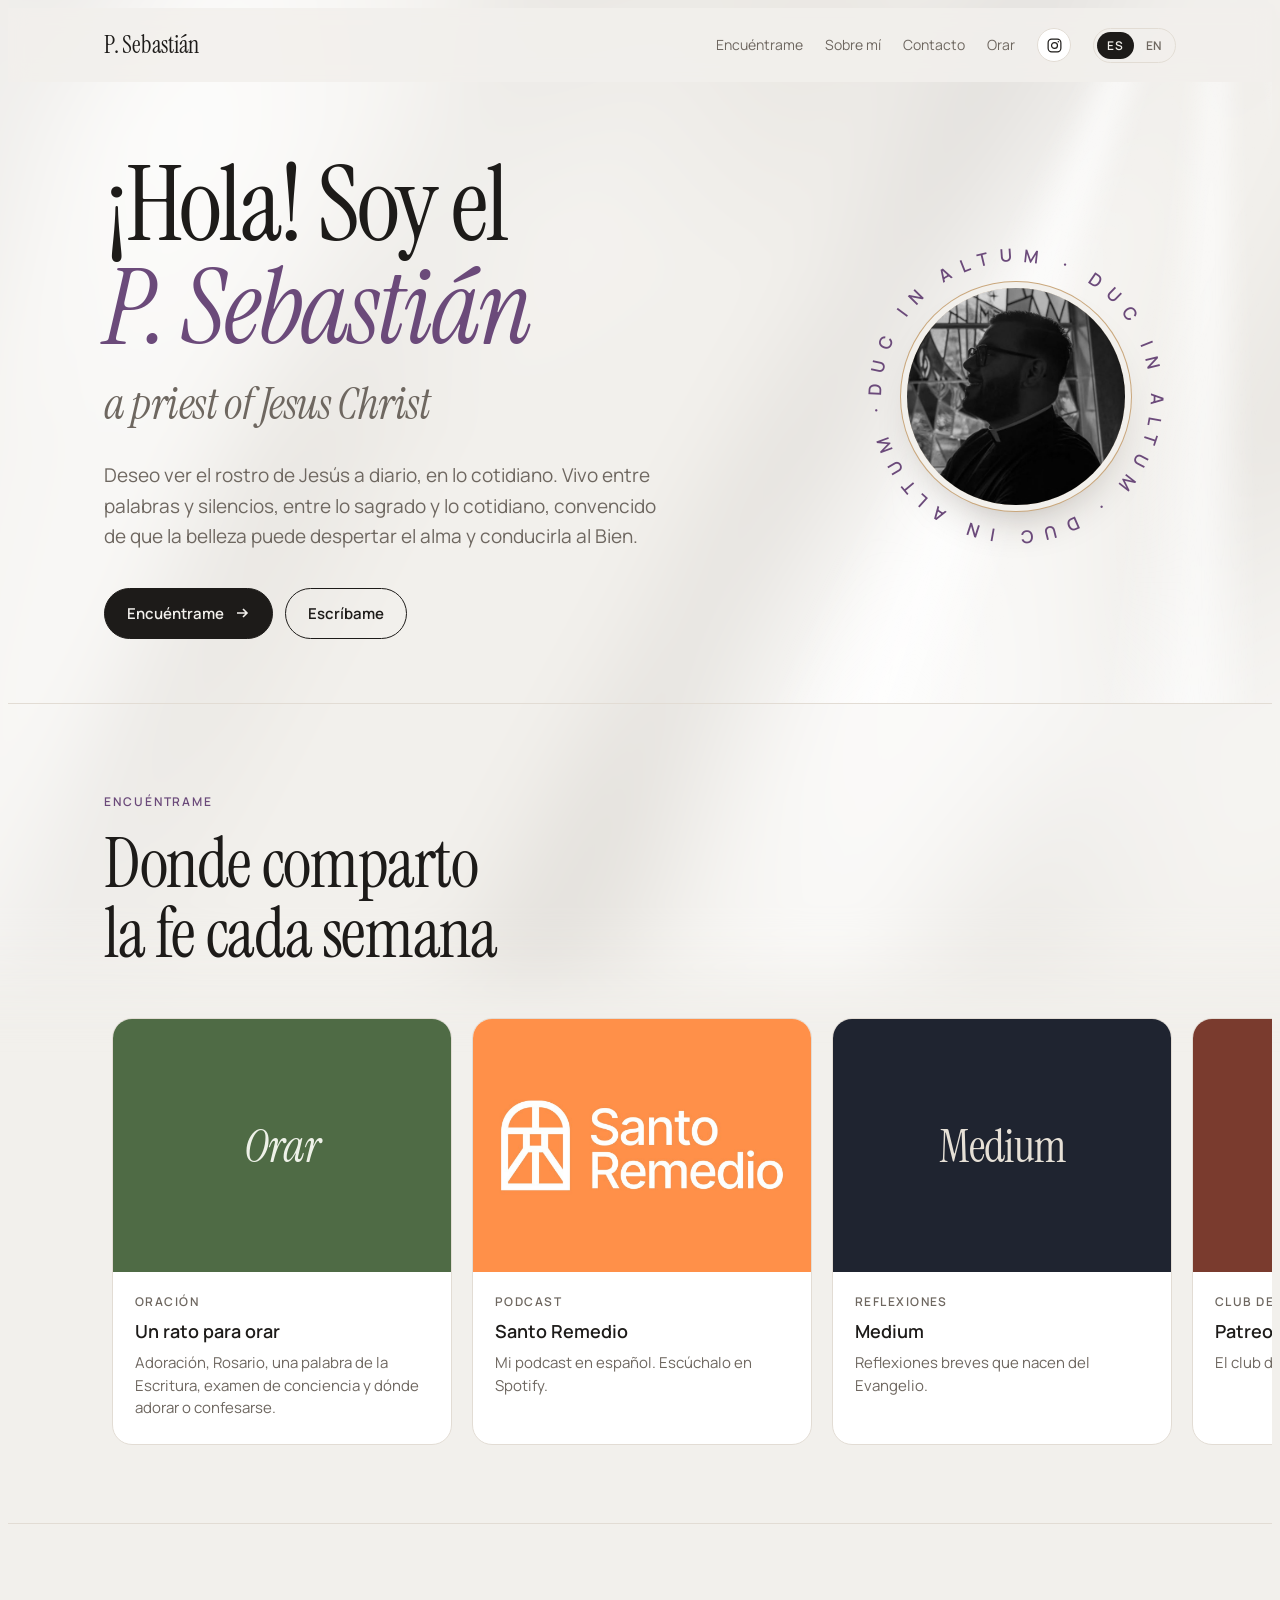
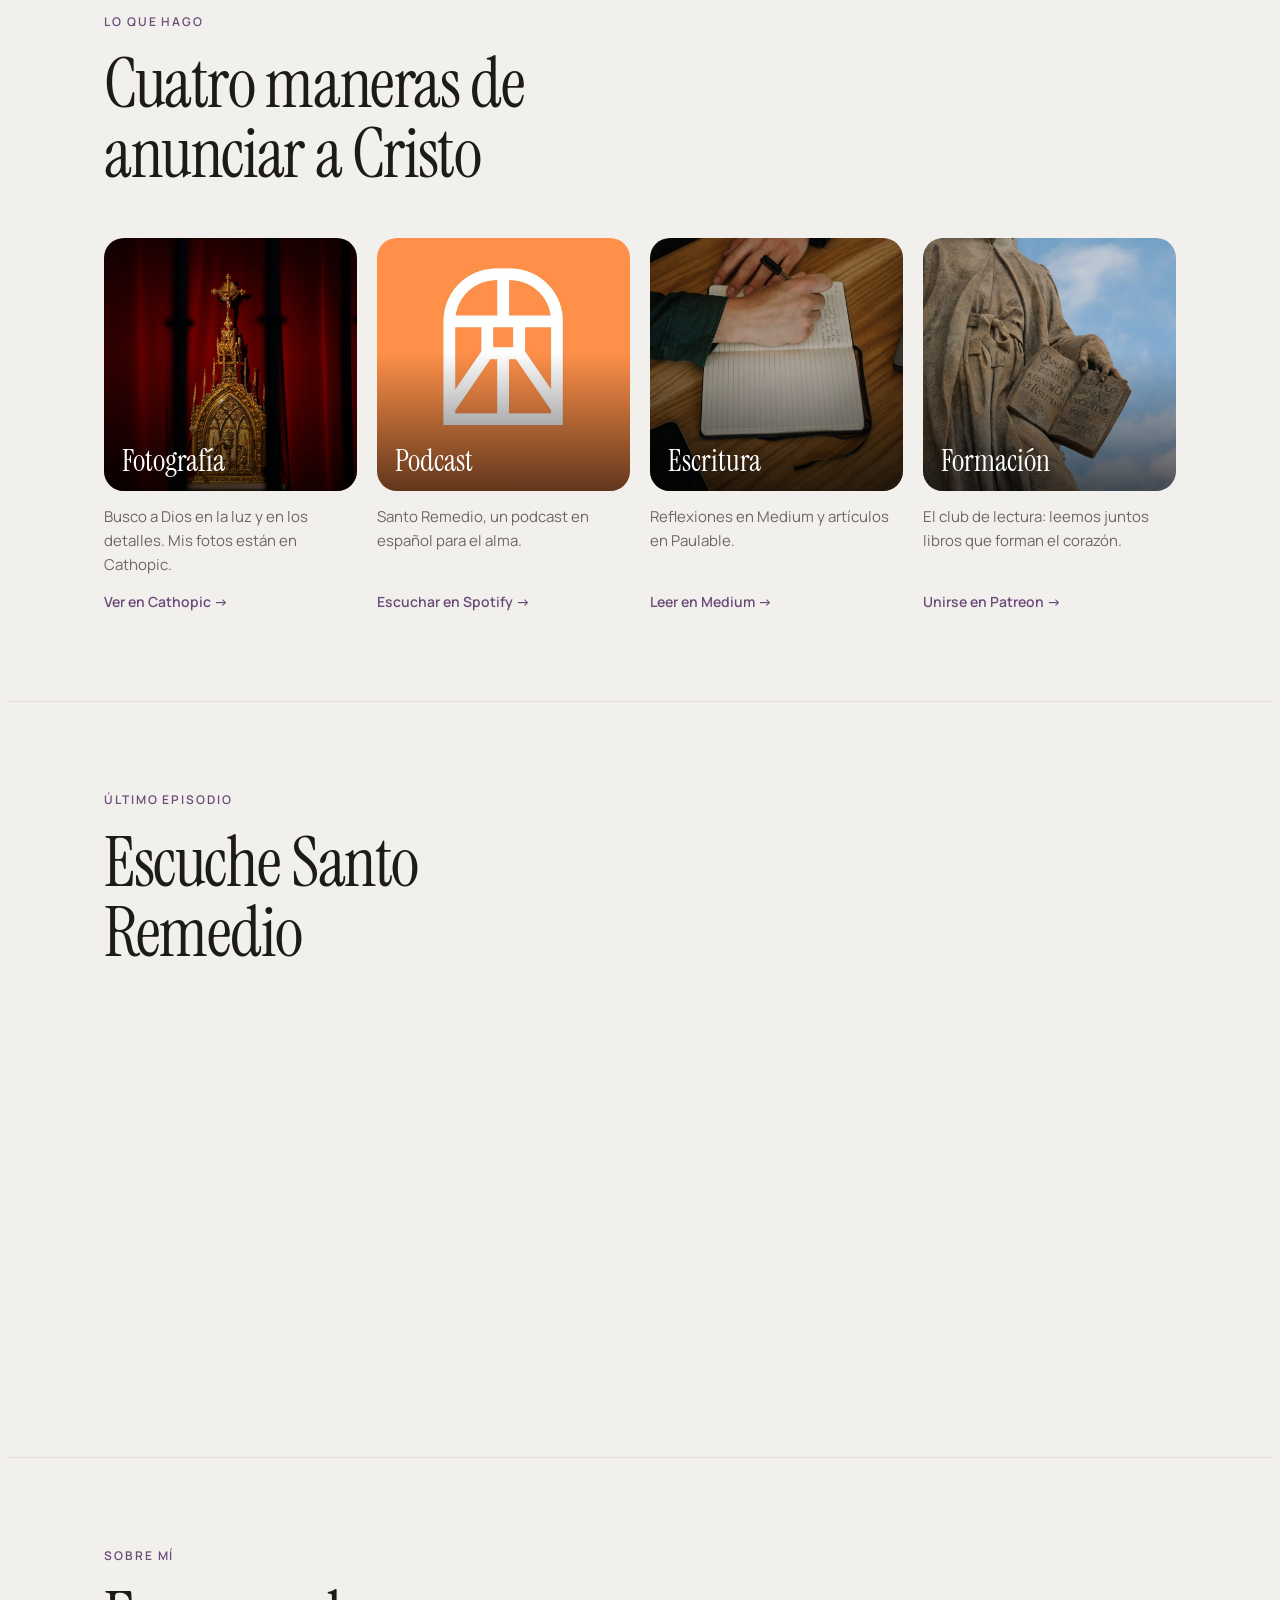
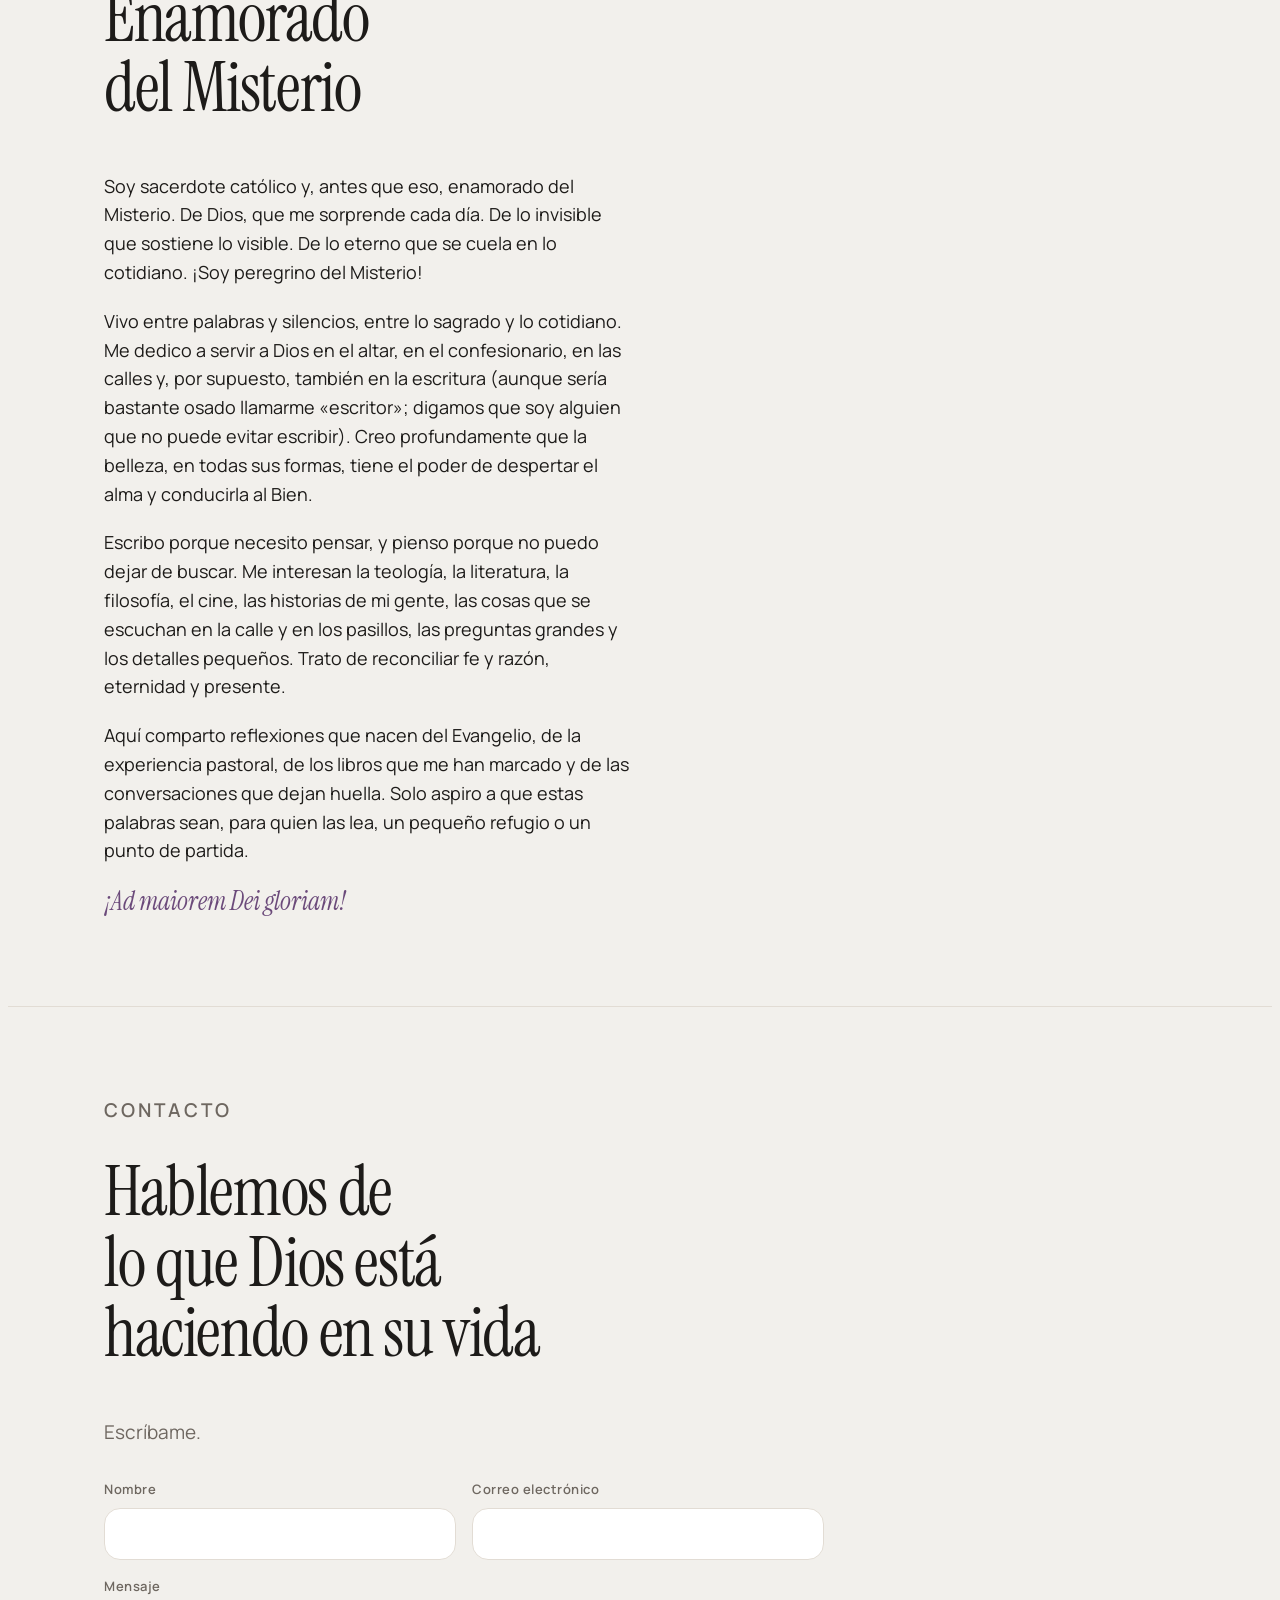
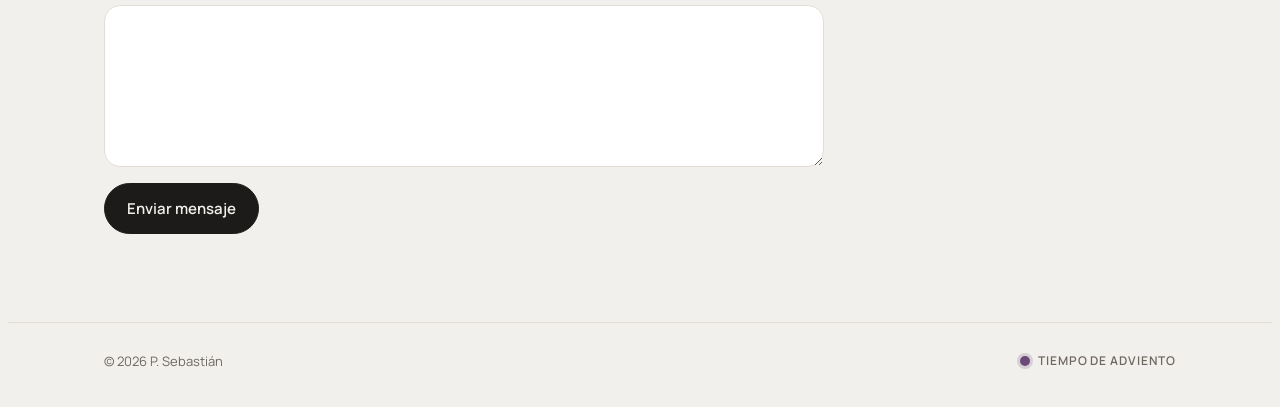
<file: index.html>
<!doctype html>
<html lang="es">
<head>
<meta charset="utf-8">
<meta name="google-site-verification" content="IvMv8Sf0EALqlpM5vDekLDXO-YM1NBPDoAQ6P27RZOE" />
<meta name="viewport" content="width=device-width, initial-scale=1, viewport-fit=cover">
<meta name="description" content="Sacerdote católico colombiano. Podcast Santo Remedio, reflexiones, fotografía, libros recomendados.">
<link rel="canonical" href="https://www.el-padrecito.com/">
<meta property="og:type" content="website">
<meta property="og:site_name" content="El Padrecito">
<meta property="og:locale" content="es_ES">
<meta property="og:title" content="P. Sebastián Muñoz Chavarría · a priest of Jesus Christ">
<meta property="og:description" content="Sacerdote católico colombiano. Podcast Santo Remedio, reflexiones, fotografía, libros recomendados.">
<meta property="og:url" content="https://www.el-padrecito.com/">
<meta property="og:image" content="https://www.el-padrecito.com/og.jpg">
<meta property="og:image:width" content="1200">
<meta property="og:image:height" content="630">
<meta name="twitter:card" content="summary_large_image">
<meta name="twitter:title" content="P. Sebastián Muñoz Chavarría · a priest of Jesus Christ">
<meta name="twitter:description" content="Sacerdote católico colombiano. Podcast Santo Remedio, reflexiones, fotografía, libros recomendados.">
<meta name="twitter:image" content="https://www.el-padrecito.com/og.jpg">
<script type="application/ld+json">{"@context": "https://schema.org", "@type": "Person", "name": "Sebastián Muñoz Chavarría", "alternateName": ["P. Sebastián", "El Padrecito"], "jobTitle": "Sacerdote católico", "url": "https://www.el-padrecito.com/", "image": "https://www.el-padrecito.com/retrato.jpg", "sameAs": ["https://www.instagram.com/el.padrecito.co/", "https://open.spotify.com/show/6tqSqzJqAPryxEpeXzeEpU", "https://medium.com/@sebastianmunoz412", "https://www.patreon.com/c/elpadrecito", "https://cathopic.com/@sebastianmunoz412", "https://paulable.com/@sebastian"]}</script>
<title>P. Sebastián Muñoz Chavarría · a priest of Jesus Christ</title>
<link rel="icon" href="favicon.svg" type="image/svg+xml">
<link rel="icon" href="favicon-32.png" sizes="32x32" type="image/png">
<link rel="apple-touch-icon" href="apple-touch-icon.png">
<link rel="preconnect" href="https://fonts.googleapis.com">
<link rel="preconnect" href="https://fonts.gstatic.com" crossorigin>
<link rel="stylesheet" href="https://fonts.googleapis.com/css2?family=Instrument+Serif:ital@0;1&family=Manrope:wght@400;500;600&display=swap">
<script src="liturgia.js?v=1"></script>
<link rel="stylesheet" href="style.css?v=17">

</head>
<body>
<div class="satin" aria-hidden="true"></div>
<nav>
  <div class="wrap">
    <a class="brand" href="#top">P. Sebastián</a>
    <div class="navlinks">
      <a href="#trabajo" data-es="Encuéntrame" data-en="Find me">Encuéntrame</a>
      <a href="#sobre" data-es="Sobre mí" data-en="About">Sobre mí</a>
      <a href="#contacto" data-es="Contacto" data-en="Contact">Contacto</a>
      <a href="orar.html" data-es="Orar" data-en="Pray">Orar</a>
      <a class="ig" href="https://www.instagram.com/el.padrecito.co/" target="_blank" rel="noopener" aria-label="Instagram @el.padrecito.co" title="@el.padrecito.co"><svg viewBox="0 0 24 24" width="17" height="17" fill="none" stroke="currentColor" stroke-width="1.7" aria-hidden="true"><rect x="3" y="3" width="18" height="18" rx="5"/><circle cx="12" cy="12" r="4.2"/><circle cx="17.4" cy="6.6" r="1.1" fill="currentColor" stroke="none"/></svg></a>
      <div class="lang" role="group" aria-label="Idioma / Language">
        <button type="button" id="lang-es" aria-pressed="true">ES</button>
        <button type="button" id="lang-en" aria-pressed="false">EN</button>
      </div>
    </div>
  </div>
</nav>

<header class="hero" id="top">
  <div class="wrap">
    <div class="hero-grid">
    <div class="hero-text">
    <h1 data-es="¡Hola! Soy el <em>P. Sebastián</em><span class='tagline'>a priest of Jesus Christ</span>" data-en="Hi! I'm <em>Fr. Sebastián</em><span class='tagline'>a priest of Jesus Christ</span>">¡Hola! Soy el <em>P. Sebastián</em><span class='tagline'>a priest of Jesus Christ</span></h1>
    <p data-es="Deseo ver el rostro de Jesús a diario, en lo cotidiano. Vivo entre palabras y silencios, entre lo sagrado y lo cotidiano, convencido de que la belleza puede despertar el alma y conducirla al Bien." data-en="I long to see the face of Jesus every day, in the ordinary. I live between words and silences, between the sacred and the everyday, convinced that beauty can awaken the soul and lead it to the Good.">Deseo ver el rostro de Jesús a diario, en lo cotidiano. Vivo entre palabras y silencios, entre lo sagrado y lo cotidiano, convencido de que la belleza puede despertar el alma y conducirla al Bien.</p>
    <div class="ctas">
      <a class="btn primary" href="#trabajo"><span data-es="Encuéntrame" data-en="Find me">Encuéntrame</span><svg viewBox="0 0 16 16" fill="none" stroke="currentColor" stroke-width="1.6"><path d="M3 8h10M9 4l4 4-4 4"/></svg></a>
      <a class="btn" href="#contacto"><span data-es="Escríbame" data-en="Get in touch">Escríbame</span></a>
    </div>
      <div class="sd-pill" id="santo" hidden><span class="d" id="santo-d"></span><span class="t"><span class="n"><span id="santo-hoy">Hoy,</span> <b id="santo-n"></b></span><i id="santo-q"></i><small id="santo-r"></small></span></div>
    </div>
    <div class="portrait" aria-hidden="false">
      <img src="retrato.jpg" alt="P. Sebastián Muñoz Chavarría junto a un vitral" width="520" height="520">
      <svg class="ring-text" viewBox="0 0 200 200" aria-hidden="true"><defs><path id="ringPath" d="M100,100 m-84,0 a84,84 0 1,1 168,0 a84,84 0 1,1 -168,0"/></defs><text><textPath href="#ringPath" textLength="520">DUC IN ALTUM · DUC IN ALTUM · DUC IN ALTUM ·</textPath></text></svg>
    </div>
    </div>
  </div>
</header>

<section class="block" id="trabajo" style="padding-bottom:72px">
  <div class="wrap">
    <p class="label" data-es="Encuéntrame" data-en="Find me">Encuéntrame</p>
    <h2 data-es="Donde comparto la fe cada semana" data-en="Where I share the faith every week">Donde comparto la fe cada semana</h2>
  </div>
  <div class="gallery" id="gallery" tabindex="0" aria-label="Galería de proyectos">
    <div class="track" id="track">
      <a class="work" data-link="rezar" href="orar.html">
        <div class="art" style="background:#4f6b45;color:#eef1e8"><span><i>Orar</i></span></div>
        <div class="meta"><span class="kind" data-es="Oración" data-en="Prayer">Oración</span><span class="title" data-es="Un rato para orar" data-en="A moment to pray">Un rato para orar</span><span class="desc" data-es="Adoración, Rosario, una palabra de la Escritura, examen de conciencia y dónde adorar o confesarse." data-en="Adoration, the Rosary, a word from Scripture, an examination of conscience and where to adore or go to confession.">Adoración, Rosario, una palabra de la Escritura, examen de conciencia y dónde adorar o confesarse.</span></div>
      </a>
      <a class="work" data-link="spotify" href="#contacto" target="_blank" rel="noopener">
        <div class="art photo-art" style="background:#ff9049"><img src="santo-remedio.jpg" alt="Santo Remedio" loading="lazy"></div>
        <div class="meta"><span class="kind" data-es="Podcast" data-en="Podcast">Podcast</span><span class="title">Santo Remedio</span><span class="desc" data-es="Mi podcast en español. Escúchalo en Spotify." data-en="My Spanish-language podcast. Listen on Spotify.">Mi podcast en español. Escúchalo en Spotify.</span></div>
      </a>
      <a class="work" data-link="medium" href="#contacto" target="_blank" rel="noopener">
        <div class="art" style="background:#1f2430;color:#e6e0d6"><span>Medium</span></div>
        <div class="meta"><span class="kind" data-es="Reflexiones" data-en="Reflections">Reflexiones</span><span class="title">Medium</span><span class="desc" data-es="Reflexiones breves que nacen del Evangelio." data-en="Short reflections born from the Gospel.">Reflexiones breves que nacen del Evangelio.</span></div>
      </a>
      <a class="work" data-link="patreon" href="#contacto" target="_blank" rel="noopener">
        <div class="art" style="background:#7a3b2e;color:#f6e9e0"><span>Book<br><i>Club</i></span></div>
        <div class="meta"><span class="kind" data-es="Club de lectura" data-en="Book club">Club de lectura</span><span class="title">Patreon</span><span class="desc" data-es="El club de lectura, libro por libro." data-en="The book club, one book at a time.">El club de lectura, libro por libro.</span></div>
      </a>
      <a class="work" data-link="paulable" href="#contacto" target="_blank" rel="noopener">
        <div class="art" style="background:#e9dfd1;color:#3a2a1c"><span><i>Paulable</i></span></div>
        <div class="meta"><span class="kind" data-es="Artículos" data-en="Articles">Artículos</span><span class="title">Paulable</span><span class="desc" data-es="Artículos sobre fe, cultura y vida cristiana." data-en="Articles on faith, culture and Christian life.">Artículos sobre fe, cultura y vida cristiana.</span></div>
      </a>
      <a class="work" data-link="cathopic" href="#contacto" target="_blank" rel="noopener">
        <div class="art" style="background:#c9a77c;color:#2a1d10"><span>Cathopic</span></div>
        <div class="meta"><span class="kind" data-es="Fotografía" data-en="Photography">Fotografía</span><span class="title">Cathopic</span><span class="desc" data-es="Mis fotografías, libres para usar en la Iglesia." data-en="My photographs, free to use for the Church.">Mis fotografías, libres para usar en la Iglesia.</span></div>
      </a>
      <a class="work" data-link="libros" href="#contacto" target="_blank" rel="noopener">
        <div class="art" style="background:#3b3047;color:#efe6f2"><span><i>Libros</i></span></div>
        <div class="meta"><span class="kind" data-es="Recomendaciones" data-en="Recommendations">Recomendaciones</span><span class="title">Libros recomendados</span><span class="desc" data-es="Los libros que me han marcado." data-en="The books that have shaped me.">Los libros que me han marcado.</span></div>
      </a>
    </div>
  </div>
</section>

<section class="block" id="hago">
  <div class="wrap">
    <p class="label" data-es="Lo que hago" data-en="What I do">Lo que hago</p>
    <h2 data-es="Cuatro maneras de anunciar a Cristo" data-en="Four ways of proclaiming Christ">Cuatro maneras de anunciar a Cristo</h2>
    <div class="crafts">
      <div class="craft has-photo">
        <div class="ill photo"><img src="tabernaculo.jpg" alt="Tabernáculo dorado frente a una cortina roja" loading="lazy"><span class="cap" data-es="Fotografía" data-en="Photography">Fotografía</span></div>
        <h3 data-es="Fotografía" data-en="Photography">Fotografía</h3>
        <p data-es="Busco a Dios en la luz y en los detalles. Mis fotos están en Cathopic." data-en="I look for God in light and in details. My photos are on Cathopic.">Busco a Dios en la luz y en los detalles. Mis fotos están en Cathopic.</p>
        <a class="more" data-link="cathopic" href="#contacto" target="_blank" rel="noopener"><span data-es="Ver en Cathopic" data-en="See on Cathopic">Ver en Cathopic</span> →</a>
      </div>
      <div class="craft has-photo">
        <div class="ill photo"><img src="podcast.jpg" alt="Logo de Santo Remedio" loading="lazy"><span class="cap" data-es="Podcast" data-en="Podcast">Podcast</span></div>
        <h3 data-es="Podcast" data-en="Podcast">Podcast</h3>
        <p data-es="Santo Remedio, un podcast en español para el alma." data-en="Santo Remedio, a Spanish-language podcast for the soul.">Santo Remedio, un podcast en español para el alma.</p>
        <a class="more" data-link="spotify" href="#contacto" target="_blank" rel="noopener"><span data-es="Escuchar en Spotify" data-en="Listen on Spotify">Escuchar en Spotify</span> →</a>
      </div>
      <div class="craft has-photo">
        <div class="ill photo"><img src="escritura.jpg" alt="Mano escribiendo en un cuaderno" loading="lazy"><span class="cap" data-es="Escritura" data-en="Writing">Escritura</span></div>
        <h3 data-es="Escritura" data-en="Writing">Escritura</h3>
        <p data-es="Reflexiones en Medium y artículos en Paulable." data-en="Reflections on Medium and articles on Paulable.">Reflexiones en Medium y artículos en Paulable.</p>
        <a class="more" data-link="medium" href="#contacto" target="_blank" rel="noopener"><span data-es="Leer en Medium" data-en="Read on Medium">Leer en Medium</span> →</a>
      </div>
      <div class="craft has-photo">
        <div class="ill photo"><img src="formacion.jpg" alt="Estatua de un santo con un libro abierto" loading="lazy"><span class="cap" data-es="Formación" data-en="Formation">Formación</span></div>
        <h3 data-es="Formación" data-en="Formation">Formación</h3>
        <p data-es="El club de lectura: leemos juntos libros que forman el corazón." data-en="The book club: we read books together that form the heart.">El club de lectura: leemos juntos libros que forman el corazón.</p>
        <a class="more" data-link="patreon" href="#contacto" target="_blank" rel="noopener"><span data-es="Unirse en Patreon" data-en="Join on Patreon">Unirse en Patreon</span> →</a>
      </div>
    </div>
  </div>
</section>


<section class="block" id="podcast">
  <div class="wrap">
    <p class="label" data-es="Último episodio" data-en="Latest episode">Último episodio</p>
    <h2 data-es="Escuche Santo Remedio" data-en="Listen to Santo Remedio">Escuche Santo Remedio</h2>
    <div class="player"><iframe title="Santo Remedio en Spotify" src="https://open.spotify.com/embed/show/6tqSqzJqAPryxEpeXzeEpU?utm_source=generator" width="100%" height="352" frameborder="0" allowfullscreen allow="autoplay; clipboard-write; encrypted-media; fullscreen; picture-in-picture" loading="lazy"></iframe></div>
  </div>
</section>

<section class="block" id="sobre">
  <div class="wrap">
    <p class="label" data-es="Sobre mí" data-en="About me">Sobre mí</p>
    <h2 data-es="Enamorado del Misterio" data-en="In love with the Mystery">Enamorado del Misterio</h2>
    <div class="about">
      <div class="text">
        <p data-es="Soy sacerdote católico y, antes que eso, enamorado del Misterio. De Dios, que me sorprende cada día. De lo invisible que sostiene lo visible. De lo eterno que se cuela en lo cotidiano. ¡Soy peregrino del Misterio!" data-en="I am a Catholic priest and, before that, in love with the Mystery. With God, who surprises me every day. With the invisible that holds up the visible. With the eternal that slips into the everyday. I am a pilgrim of the Mystery!">Soy sacerdote católico y, antes que eso, enamorado del Misterio. De Dios, que me sorprende cada día. De lo invisible que sostiene lo visible. De lo eterno que se cuela en lo cotidiano. ¡Soy peregrino del Misterio!</p>
        <p data-es="Vivo entre palabras y silencios, entre lo sagrado y lo cotidiano. Me dedico a servir a Dios en el altar, en el confesionario, en las calles y, por supuesto, también en la escritura (aunque sería bastante osado llamarme «escritor»; digamos que soy alguien que no puede evitar escribir). Creo profundamente que la belleza, en todas sus formas, tiene el poder de despertar el alma y conducirla al Bien." data-en="I live between words and silences, between the sacred and the everyday. I serve God at the altar, in the confessional, in the streets and, of course, in writing too (though calling myself a “writer” would be rather bold; let’s say I am someone who can’t help writing). I believe deeply that beauty, in all its forms, has the power to awaken the soul and lead it to the Good.">Vivo entre palabras y silencios, entre lo sagrado y lo cotidiano. Me dedico a servir a Dios en el altar, en el confesionario, en las calles y, por supuesto, también en la escritura (aunque sería bastante osado llamarme «escritor»; digamos que soy alguien que no puede evitar escribir). Creo profundamente que la belleza, en todas sus formas, tiene el poder de despertar el alma y conducirla al Bien.</p>
        <p data-es="Escribo porque necesito pensar, y pienso porque no puedo dejar de buscar. Me interesan la teología, la literatura, la filosofía, el cine, las historias de mi gente, las cosas que se escuchan en la calle y en los pasillos, las preguntas grandes y los detalles pequeños. Trato de reconciliar fe y razón, eternidad y presente." data-en="I write because I need to think, and I think because I can’t stop searching. I care about theology, literature, philosophy, film, the stories of my people, the things you hear in the street and in the hallways, the big questions and the small details. I try to reconcile faith and reason, eternity and the present.">Escribo porque necesito pensar, y pienso porque no puedo dejar de buscar. Me interesan la teología, la literatura, la filosofía, el cine, las historias de mi gente, las cosas que se escuchan en la calle y en los pasillos, las preguntas grandes y los detalles pequeños. Trato de reconciliar fe y razón, eternidad y presente.</p>
        <p data-es="Aquí comparto reflexiones que nacen del Evangelio, de la experiencia pastoral, de los libros que me han marcado y de las conversaciones que dejan huella. Solo aspiro a que estas palabras sean, para quien las lea, un pequeño refugio o un punto de partida." data-en="Here I share reflections born from the Gospel, from pastoral experience, from the books that have shaped me and from the conversations that leave a mark. My only hope is that these words may be, for whoever reads them, a small refuge or a place to begin. In the end, I long only to see the face of the Lord.">Aquí comparto reflexiones que nacen del Evangelio, de la experiencia pastoral, de los libros que me han marcado y de las conversaciones que dejan huella. Solo aspiro a que estas palabras sean, para quien las lea, un pequeño refugio o un punto de partida. A lo último, solo anhelo ver el rostro del Señor.</p>
        <p class="quote">¡Ad maiorem Dei gloriam!</p>
      </div>
    </div>
  </div>
</section>

<section class="block contact" id="contacto">
  <div class="wrap">
    <p class="label" data-es="Contacto" data-en="Get in touch">Contacto</p>
    <h2 data-es="Hablemos de lo que Dios está haciendo en su vida" data-en="Let's talk about what God is doing in your life">Hablemos de lo que Dios está haciendo en su vida</h2>
    <p data-es="Escríbame." data-en="Write to me.">Escríbame.</p>
    <form class="cform" id="cform" action="https://api.web3forms.com/submit" method="POST" novalidate>
      <input type="hidden" name="access_key" value="c28b8f9b-1e50-4d02-96b4-b2c5b56c30ce">
      <input type="hidden" name="subject" value="Nuevo mensaje desde el-padrecito.com">
      <input type="hidden" name="from_name" value="el-padrecito.com">
      <input type="checkbox" name="botcheck" class="hp" tabindex="-1" autocomplete="off" aria-hidden="true">
      <div class="cf-row">
        <label><span data-es="Nombre" data-en="Name">Nombre</span><input type="text" name="name" required autocomplete="name" maxlength="120"></label>
        <label><span data-es="Correo electrónico" data-en="Email">Correo electrónico</span><input type="email" name="email" required autocomplete="email" maxlength="160"></label>
      </div>
      <label><span data-es="Mensaje" data-en="Message">Mensaje</span><textarea name="message" rows="6" required maxlength="5000"></textarea></label>
      <div class="cf-act">
        <button class="btn primary" type="submit" id="cf-send"><span data-es="Enviar mensaje" data-en="Send message">Enviar mensaje</span></button>
        <span class="toast" id="cf-msg" aria-live="polite"></span>
      </div>
    </form>
  </div>
</section>

<footer>
  <div class="wrap">
    <span>© 2026 P. Sebastián</span>
  </div>
</footer>

<script>
(function(){
  // language
  const els=[...document.querySelectorAll('[data-es]')];
  const bES=document.getElementById('lang-es'), bEN=document.getElementById('lang-en');
  function setLang(l){
    els.forEach(e=>{e.innerHTML=e.dataset[l]});
    document.documentElement.lang=l;
    bES.setAttribute('aria-pressed',l==='es'); bEN.setAttribute('aria-pressed',l==='en');
    try{localStorage.setItem('lang',l)}catch(e){}
  }
  bES.onclick=()=>setLang('es'); bEN.onclick=()=>setLang('en');
  let saved=null; try{saved=localStorage.getItem('lang')}catch(e){}
  setLang(saved==='en'?'en':'es');

  // Enlaces: rellene los que faltan ("" = todavía sin enlace)
  const LINKS={
    spotify:"https://open.spotify.com/show/6tqSqzJqAPryxEpeXzeEpU",
    cathopic:"https://cathopic.com/@sebastianmunoz412",
    medium:"https://medium.com/@sebastianmunoz412", patreon:"https://www.patreon.com/c/elpadrecito", paulable:"https://paulable.com/@sebastian", rezar:"orar.html", libros:"libros.html"
  };
  document.querySelectorAll('[data-link]').forEach(a=>{
    const u=LINKS[a.dataset.link];
    if(u){a.href=u; if(!/^https?:/.test(u)) a.removeAttribute('target')}else{a.href="#contacto";a.removeAttribute('target')}
  });

  // gallery: auto-scroll loop, pause on interaction, drag
  const g=document.getElementById('gallery'), t=document.getElementById('track');
  t.innerHTML+=t.innerHTML; // duplicate for loop
  const reduce=matchMedia('(prefers-reduced-motion: reduce)').matches;
  let paused=false, down=false, sx=0, sl=0, moved=false, raf;
  function step(){
    if(!paused && !down){ g.scrollLeft+=0.5; const half=t.scrollWidth/2; if(g.scrollLeft>=half) g.scrollLeft-=half; }
    raf=requestAnimationFrame(step);
  }
  if(!reduce) step();
  g.addEventListener('mouseenter',()=>paused=true);
  g.addEventListener('mouseleave',()=>{paused=false;down=false;g.classList.remove('drag')});
  g.addEventListener('touchstart',()=>paused=true,{passive:true});
  g.addEventListener('touchend',()=>setTimeout(()=>paused=false,2500));
  g.addEventListener('focus',()=>paused=true); g.addEventListener('blur',()=>paused=false);
  g.addEventListener('keydown',e=>{if(e.key==='ArrowRight'){g.scrollBy({left:360,behavior:'smooth'})} if(e.key==='ArrowLeft'){g.scrollBy({left:-360,behavior:'smooth'})}});
  g.addEventListener('mousedown',e=>{down=true;moved=false;sx=e.pageX;sl=g.scrollLeft;g.classList.add('drag')});
  window.addEventListener('mouseup',()=>{down=false;g.classList.remove('drag')});
  g.addEventListener('mousemove',e=>{if(!down)return; const dx=e.pageX-sx; if(Math.abs(dx)>4)moved=true; g.scrollLeft=sl-dx});
  g.addEventListener('click',e=>{if(moved){e.preventDefault();moved=false}},true);
  t.querySelectorAll('a,img').forEach(a=>a.setAttribute('draggable','false'));

  // contact form (Web3Forms)
  const cf=document.getElementById('cform');
  if(cf){cf.addEventListener('submit',async function(e){
    e.preventDefault();
    const es=document.documentElement.lang!=='en', msg=document.getElementById('cf-msg'), btn=document.getElementById('cf-send');
    if(!cf.checkValidity()){cf.reportValidity();return}
    btn.disabled=true; msg.className='toast'; msg.textContent=es?'Enviando…':'Sending…';
    try{
      const r=await fetch(cf.action,{method:'POST',headers:{'Accept':'application/json'},body:new FormData(cf)});
      const d=await r.json();
      if(r.ok&&d.success){cf.reset();msg.className='toast ok';msg.textContent=es?'¡Gracias! Su mensaje fue enviado. Le responderé pronto.':'Thank you! Your message was sent. I will reply soon.'}
      else throw 0;
    }catch(err){msg.className='toast err';msg.textContent=es?'No se pudo enviar. Inténtelo de nuevo en un momento.':'It could not be sent. Please try again in a moment.'}
    btn.disabled=false;
  })}
})();
</script>

<script>
(async function(){
  const box=document.getElementById('santo'); if(!box) return;
  function parseCSV(t){const rows=[];let row=[],f='',q=false;for(let i=0;i<t.length;i++){const c=t[i];if(q){if(c=='"'){if(t[i+1]=='"'){f+='"';i++}else q=false}else f+=c}else if(c=='"')q=true;else if(c==','){row.push(f);f=''}else if(c=='\n'){row.push(f);rows.push(row);row=[];f=''}else if(c!='\r')f+=c}if(f||row.length){row.push(f);rows.push(row)}return rows}
  try{
    const r=await fetch('https://docs.google.com/spreadsheets/d/12b6vitEHUczVqYSvxGOvb2GVtkXmPLxsuIWoCTOuQQU/gviz/tq?tqx=out:csv&gid=1437546478&t='+Date.now());
    const now=new Date(), M=now.getMonth()+1, D=now.getDate();
    const row=parseCSV(await r.text()).slice(1).find(x=>+x[0]===M && +x[1]===D);
    if(!row||!(row[2]||'').trim()) return;
    document.getElementById('santo-d').textContent=D;
    document.getElementById('santo-n').textContent=row[2].trim();
    const q=(row[3]||'').trim(), ref=(row[4]||'').trim();
    document.getElementById('santo-q').textContent=q?'«'+q+'»':'';
    document.getElementById('santo-r').textContent=(q&&ref&&ref!==row[2].trim())?'— '+ref:'';
    const setL=l=>{document.getElementById('santo-hoy').textContent=l==='en'?'Today,':'Hoy,'};
    setL(document.documentElement.lang); document.addEventListener('langchange',e=>setL(e.detail));
    document.getElementById('lang-es').addEventListener('click',()=>setL('es'));document.getElementById('lang-en').addEventListener('click',()=>setL('en'));
    box.hidden=false;
  }catch(e){}
})();
</script>
<script src="anim.js?v=1" defer></script>
</body>
</html>
</file>
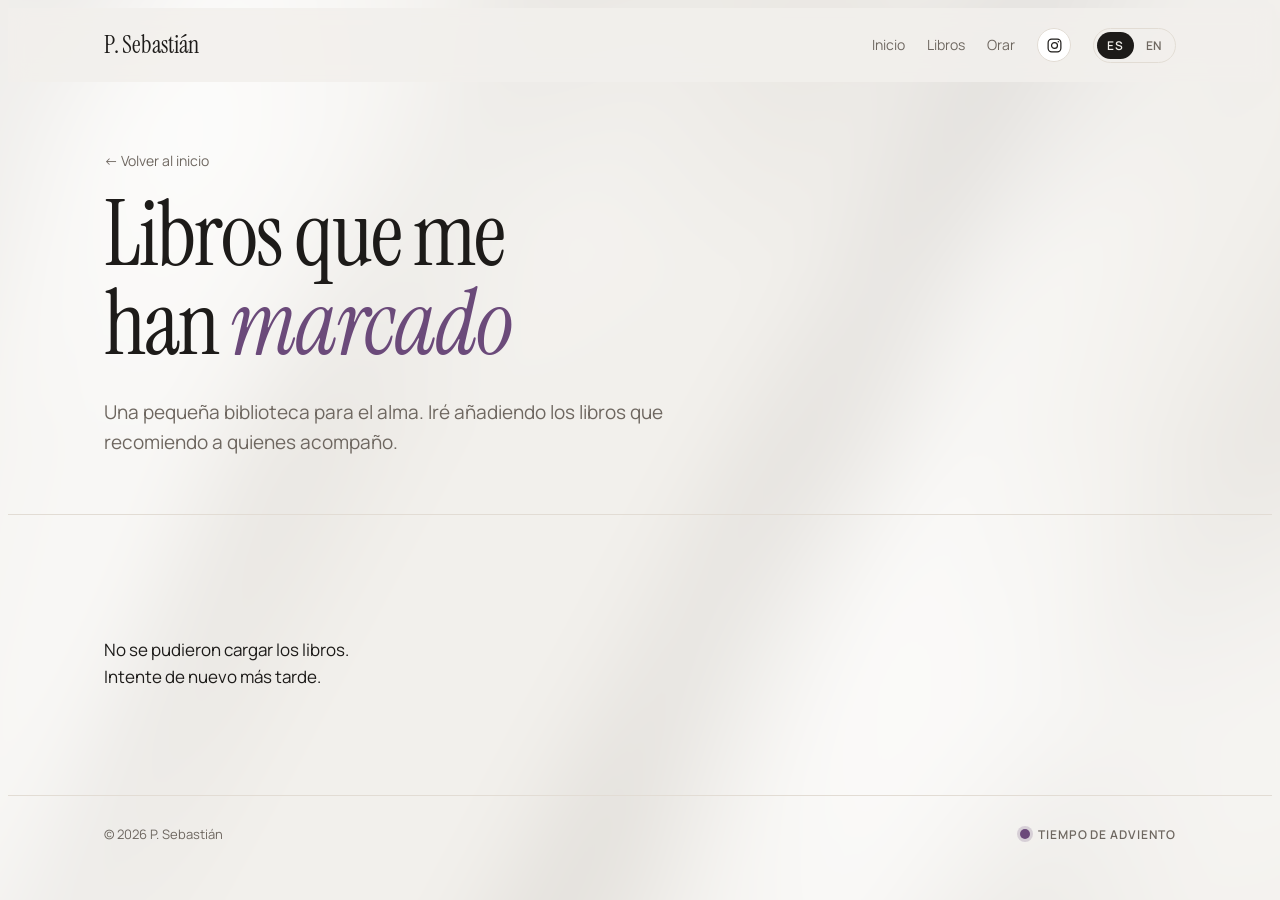
<file: libros.html>
<!doctype html>
<html lang="es">
<head>
<meta charset="utf-8">
<meta name="viewport" content="width=device-width, initial-scale=1">
<meta name="description" content="Libros que han marcado al P. Sebastián: espiritualidad, místicos y literatura cristiana, con una breve recomendación de cada uno.">
<link rel="canonical" href="https://www.el-padrecito.com/libros.html">
<meta property="og:type" content="website">
<meta property="og:site_name" content="El Padrecito">
<meta property="og:locale" content="es_ES">
<meta property="og:title" content="Libros recomendados · P. Sebastián">
<meta property="og:description" content="Libros que han marcado al P. Sebastián: espiritualidad, místicos y literatura cristiana, con una breve recomendación de cada uno.">
<meta property="og:url" content="https://www.el-padrecito.com/libros.html">
<meta property="og:image" content="https://www.el-padrecito.com/og.jpg">
<meta property="og:image:width" content="1200">
<meta property="og:image:height" content="630">
<meta name="twitter:card" content="summary_large_image">
<meta name="twitter:title" content="Libros recomendados · P. Sebastián">
<meta name="twitter:description" content="Libros que han marcado al P. Sebastián: espiritualidad, místicos y literatura cristiana, con una breve recomendación de cada uno.">
<meta name="twitter:image" content="https://www.el-padrecito.com/og.jpg">
<title>Libros recomendados</title>
<link rel="icon" href="favicon.svg" type="image/svg+xml">
<link rel="icon" href="favicon-32.png" sizes="32x32" type="image/png">
<link rel="apple-touch-icon" href="apple-touch-icon.png">
<link rel="preconnect" href="https://fonts.googleapis.com">
<link rel="preconnect" href="https://fonts.gstatic.com" crossorigin>
<link rel="stylesheet" href="https://fonts.googleapis.com/css2?family=Instrument+Serif:ital@0;1&family=Manrope:wght@400;500;600&display=swap">
<script src="liturgia.js?v=1"></script>
<link rel="stylesheet" href="style.css?v=15">
</head>
<body>
<div class="satin" aria-hidden="true"></div>
<nav>
  <div class="wrap">
    <a class="brand" href="/">P. Sebastián</a>
    <div class="navlinks">
      <a href="/" data-es="Inicio" data-en="Home">Inicio</a>
      <a href="libros.html" data-es="Libros" data-en="Books">Libros</a>
      <a href="orar.html" data-es="Orar" data-en="Pray">Orar</a>
      <a class="ig" href="https://www.instagram.com/el.padrecito.co/" target="_blank" rel="noopener" aria-label="Instagram @el.padrecito.co" title="@el.padrecito.co"><svg viewBox="0 0 24 24" width="17" height="17" fill="none" stroke="currentColor" stroke-width="1.7" aria-hidden="true"><rect x="3" y="3" width="18" height="18" rx="5"/><circle cx="12" cy="12" r="4.2"/><circle cx="17.4" cy="6.6" r="1.1" fill="currentColor" stroke="none"/></svg></a>
      <div class="lang" role="group" aria-label="Idioma / Language">
        <button type="button" id="lang-es" aria-pressed="true">ES</button>
        <button type="button" id="lang-en" aria-pressed="false">EN</button>
      </div>
    </div>
  </div>
</nav>

<header class="page-hero">
  <div class="wrap">
    <a class="back" href="/" data-es="← Volver al inicio" data-en="← Back home">← Volver al inicio</a>
    <h1 data-es="Libros que me han <em>marcado</em>" data-en="Books that have <em>shaped</em> me">Libros que me han <em>marcado</em></h1>
    <p data-es="Una pequeña biblioteca para el alma. Iré añadiendo los libros que recomiendo a quienes acompaño." data-en="A small library for the soul. I keep adding the books I recommend to the people I accompany.">Una pequeña biblioteca para el alma. Iré añadiendo los libros que recomiendo a quienes acompaño.</p>
  </div>
</header>

<section class="block">
  <div class="wrap">
    <div class="filters" id="filters" role="group" aria-label="Filtrar"></div>
    <div class="books" id="books"></div>
  </div>
</section>

<footer>
  <div class="wrap">
    <span>© 2026 P. Sebastián</span>
  </div>
</footer>

<script src="common.js?v=8"></script>
<script>
/* =========================================================
   Los libros se leen de la hoja de Google
   "Libros del sitio el-padrecito.com" (cuenta personal).
   Para añadir un libro, solo agregue una fila en esa hoja.
   ========================================================= */
const SHEET_ID = "12b6vitEHUczVqYSvxGOvb2GVtkXmPLxsuIWoCTOuQQU";
const PALETTE = [["#7a3b2e","#f6e9e0"],["#1f2430","#e6e0d6"],["#dde3da","#24302a"],["#c9a77c","#2a1d10"],["#2f3a2f","#f1e9dc"],["#3b3047","#efe6f2"],["#e9dfd1","#3a2a1c"]];

function parseCSV(t){const rows=[];let row=[],f='',q=false;for(let i=0;i<t.length;i++){const c=t[i];
  if(q){if(c=='"'){if(t[i+1]=='"'){f+='"';i++}else q=false}else f+=c}
  else if(c=='"')q=true; else if(c==','){row.push(f);f=''} else if(c=='\n'){row.push(f);rows.push(row);row=[];f=''} else if(c!='\r')f+=c}
  if(f||row.length){row.push(f);rows.push(row)} return rows}
function imgURL(u){u=(u||'').trim(); if(!u) return '';
  const m=u.match(/\/d\/([\w-]{20,})/)||u.match(/[?&]id=([\w-]{20,})/);
  return (m && /google\.com/.test(u)) ? 'https://drive.google.com/thumbnail?id='+m[1]+'&sz=w800' : u}

(async function(){
  const grid=document.getElementById('books'), fl=document.getElementById('filters');
  let lang=document.documentElement.lang||'es', current='*', BOOKS=[];
  grid.innerHTML='<p style="color:var(--muted)">…</p>';
  try{
    const r=await fetch('https://docs.google.com/spreadsheets/d/'+SHEET_ID+'/gviz/tq?tqx=out:csv&t='+Date.now());
    const rows=parseCSV(await r.text()).slice(1).filter(x=>(x[0]||'').trim());
    BOOKS=rows.map((x,i)=>({titulo:x[0],title:x[1],autor:x[2],tema:x[3]||'',theme:x[4],es:x[5],en:x[6],foto:imgURL(x[7]),link:(x[8]||'').trim(),color:PALETTE[i%PALETTE.length][0],tinta:PALETTE[i%PALETTE.length][1]}));
  }catch(e){ grid.innerHTML='<p>No se pudieron cargar los libros. Intente de nuevo más tarde.</p>'; return; }
  function esc(s){return String(s||'').replace(/[&<>"]/g,c=>({'&':'&amp;','<':'&lt;','>':'&gt;','"':'&quot;'}[c]))}
  function render(){
    const themes=[...new Set(BOOKS.map(b=>b.tema).filter(Boolean))];
    fl.innerHTML=[['*',lang==='es'?'Todos':'All']].concat(themes.map(t=>[t, lang==='es'?t:((BOOKS.find(b=>b.tema===t)||{}).theme||t)]))
      .map(([k,l])=>`<button type="button" data-k="${esc(k)}" aria-pressed="${k===current}">${esc(l)}</button>`).join('');
    fl.querySelectorAll('button').forEach(b=>b.onclick=()=>{current=b.dataset.k;render()});
    grid.innerHTML=BOOKS.filter(b=>current==='*'||b.tema===current).map(b=>{
      const ti=lang==='es'?b.titulo:(b.title||b.titulo), tx=lang==='es'?b.es:(b.en||b.es), th=lang==='es'?b.tema:(b.theme||b.tema);
      const more=b.link?`<a class="more" href="${esc(b.link)}" target="_blank" rel="noopener">${lang==='es'?'Conseguir el libro':'Get the book'} →</a>`:'';
      const cover=b.foto?`<div class="cover has-img"><img src="${esc(b.foto)}" alt="${esc(ti)}" loading="lazy" referrerpolicy="no-referrer"></div>`
        :`<div class="cover" style="background:${b.color};color:${b.tinta}"><span class="ct">${esc(ti)}</span><span class="ca">${esc(b.autor)}</span></div>`;
      return `<article class="book">${cover}<span class="au">${esc(b.autor)}${th?' · '+esc(th):''}</span><h3>${esc(ti)}</h3><p>${esc(tx)}</p>${more}</article>`;
    }).join('');
  }
  document.addEventListener('langchange',e=>{lang=e.detail;render()});
  render();
})();
</script>
<script src="anim.js?v=1" defer></script>
</body>
</html>
</file>
<file: style.css>
/* Layout: single editorial column, oversized serif headlines, small uppercase section labels, one horizontal moving gallery */
:root{
  --bg:#f2f0ec; --vein:rgba(110,100,90,.11); --vein-soft:rgba(110,100,90,.065); --sheen:rgba(255,255,255,.55); --surface:#ffffff; --ink:#1d1b19; --muted:#6e6760; --line:#e2dcd4; --accent:#8a5a2b; --chip:#ece6de; --frame:#ffffff; --shadow:rgba(60,40,20,.18);
  --display:"Instrument Serif", "Iowan Old Style", Georgia, serif;
  --body:"Manrope", "Segoe UI", system-ui, sans-serif;
  --wrap:1120px;
  color-scheme:light;
}

*{box-sizing:border-box}
html{scroll-behavior:smooth;background:var(--bg)}
body{background:transparent;color:var(--ink);font-family:var(--body);font-size:17px;line-height:1.6;-webkit-font-smoothing:antialiased}
body::before{content:"";position:fixed;inset:0 0 auto;height:env(safe-area-inset-top,0px);z-index:10;background:var(--bg)}
a{color:inherit}
.wrap{max-width:var(--wrap);margin:0 auto;padding-left:max(24px, env(safe-area-inset-left,0px));padding-right:max(24px, env(safe-area-inset-right,0px))}

/* nav */
nav{position:sticky;top:0;z-index:5;background:color-mix(in srgb,var(--bg) 88%,transparent);backdrop-filter:blur(10px)}
nav .wrap{display:flex;align-items:center;justify-content:space-between;gap:16px;padding-block:18px}
.brand{font-family:var(--display);font-size:24px;text-decoration:none;letter-spacing:-.01em}
.navlinks{display:flex;align-items:center;gap:22px;font-size:14px}
.navlinks a{text-decoration:none;color:var(--muted)}
.navlinks a:hover{color:var(--ink)}
.lang{display:inline-flex;border:1px solid var(--line);border-radius:999px;padding:3px;gap:2px}
.lang button{font:600 12px var(--body);letter-spacing:.06em;border:0;background:transparent;color:var(--muted);padding:5px 10px;border-radius:999px;cursor:pointer}
.lang button[aria-pressed="true"]{background:var(--ink);color:var(--bg)}
.lang button:focus-visible,.btn:focus-visible,a:focus-visible{outline:2px solid var(--accent);outline-offset:3px}

/* hero */
.hero{position:relative;padding-block:72px 64px;overflow:hidden}
.hero h1{font-family:var(--display);font-weight:400;font-size:clamp(48px,8.2vw,112px);line-height:.98;letter-spacing:-.025em;margin:0;max-width:13ch;text-wrap:balance;position:relative;z-index:1}
.hero h1 em{font-style:italic;color:var(--accent)}
.hero p{max-width:46ch;margin:32px 0 0;font-size:19px;color:var(--muted);position:relative;z-index:1}
.ctas{display:flex;flex-wrap:wrap;gap:12px;margin-top:36px;position:relative;z-index:1}
.btn{display:inline-flex;align-items:center;gap:10px;font:600 15px var(--body);padding:14px 22px;border-radius:999px;text-decoration:none;border:1px solid var(--ink);transition:transform .2s ease}
.btn.primary{background:var(--ink);color:var(--bg)}
.btn:hover{transform:translateY(-2px)}
.btn svg{width:16px;height:16px}

/* sections */
section.block{padding-block:88px;border-top:1px solid var(--line)}
.label{font-size:12px;font-weight:600;letter-spacing:.16em;text-transform:uppercase;color:var(--accent);margin:0 0 18px}
h2{font-family:var(--display);font-weight:400;font-size:clamp(38px,5.4vw,72px);line-height:1.02;letter-spacing:-.02em;margin:0 0 48px;max-width:16ch;text-wrap:balance}
h3{font-family:var(--display);font-weight:400;font-size:30px;line-height:1.1;margin:0 0 10px}

/* gallery */
.gallery{overflow-x:auto;scrollbar-width:none;cursor:grab;padding-bottom:6px}
.gallery::-webkit-scrollbar{display:none}
.gallery.drag{cursor:grabbing}
.track{display:flex;gap:20px;width:max-content;padding-left:max(24px, calc((100vw - var(--wrap))/2 + 24px));padding-right:24px}
.work{width:min(340px,78vw);flex-shrink:0;background:var(--surface);border:1px solid var(--line);border-radius:20px;overflow:hidden;text-decoration:none;display:flex;flex-direction:column;user-select:none}
.work .art{aspect-ratio:4/3;display:grid;place-items:center;max-width:100%}
.work .art span{font-family:var(--display);font-size:46px;line-height:1;letter-spacing:-.02em;text-align:center;padding:0 20px}
.work .meta{padding:20px 22px 24px;display:flex;flex-direction:column;gap:6px}
.work .kind{font-size:12px;letter-spacing:.12em;text-transform:uppercase;color:var(--muted);font-weight:600}
.work .title{font-weight:600;font-size:18px}
.work .desc{font-size:15px;color:var(--muted);line-height:1.5}

/* crafts */
.crafts{display:grid;grid-template-columns:repeat(4,1fr);gap:20px}
.craft{display:flex;flex-direction:column;gap:14px;min-width:0}
.craft .ill{aspect-ratio:1;border-radius:20px;background:var(--chip);display:grid;place-items:center;max-width:100%}
.craft .ill.photo{position:relative;overflow:hidden}
.craft .ill.photo::after{content:"";position:absolute;inset:0;background:linear-gradient(transparent 45%,rgba(0,0,0,.62));pointer-events:none}
.craft .ill.photo .cap{position:absolute;left:18px;right:18px;bottom:14px;z-index:1;color:#fff;font-family:var(--display);font-size:30px;line-height:1.05}
.craft .ill.photo img{transition:transform .6s ease}
.craft:hover .ill.photo img{transform:scale(1.06)}
.craft.has-photo h3{position:absolute;width:1px;height:1px;overflow:hidden;clip:rect(0 0 0 0)}
.craft .ill img{width:100%;height:100%;object-fit:cover;display:block}
.craft .ill svg{width:52%;height:52%;stroke:var(--ink);fill:none;stroke-width:1.2}
.craft p{margin:0;color:var(--muted);font-size:15px}
.more{font-size:14px;font-weight:600;color:var(--accent);text-decoration:none;margin-top:auto}
.more:hover{text-decoration:underline}
.craft{height:100%}

/* about */
.about{display:grid;grid-template-columns:1.1fr 1fr;gap:64px;align-items:start}
.about .text{display:flex;flex-direction:column;gap:20px;font-size:18px;min-width:0}
.about .text p{margin:0;max-width:60ch}
.facts{display:grid;gap:0;border-top:1px solid var(--line);min-width:0}
.facts div{display:flex;justify-content:space-between;gap:20px;padding:16px 0;border-bottom:1px solid var(--line);font-size:15px}
.facts dt{color:var(--muted)}
.facts dd{margin:0;text-align:right;font-weight:500}
.quote{font-family:var(--display);font-style:italic;font-size:26px;line-height:1.25;color:var(--accent);margin:32px 0 0}

/* contact */
.contact{text-align:left}
.contact p{font-size:19px;color:var(--muted);max-width:44ch;margin:0 0 32px}
.mail{display:flex;flex-wrap:wrap;align-items:center;gap:12px}
.mail code{font:500 15px var(--body);background:var(--chip);padding:12px 16px;border-radius:999px;user-select:all}
.player{max-width:820px}
.player iframe{display:block;border:0;border-radius:16px}
.toast{font-size:13px;color:var(--accent);min-height:1em}

footer{border-top:1px solid var(--line)}
footer .wrap{display:flex;flex-wrap:wrap;justify-content:space-between;gap:12px;padding-block:28px;font-size:13px;color:var(--muted)}
footer i{font-family:var(--display);font-size:16px}


/* fondo satinado: vetas diagonales suaves */
.satin{position:fixed;inset:-80px;z-index:-1;pointer-events:none;background:var(--bg);filter:blur(30px)}
.satin::before,.satin::after{content:"";position:absolute;inset:0}
.satin::before{background:
  linear-gradient(118deg, transparent 0%, var(--vein) 9%, transparent 16%, transparent 27%, var(--vein-soft) 33%, transparent 41%, transparent 52%, var(--vein) 58%, transparent 66%, transparent 74%, var(--vein-soft) 81%, transparent 90%),
  linear-gradient(104deg, transparent 0%, var(--sheen) 20%, transparent 30%, transparent 55%, var(--sheen) 68%, transparent 80%)}
.satin::after{background:
  radial-gradient(60% 45% at 18% 20%, var(--sheen), transparent 70%),
  radial-gradient(50% 40% at 80% 75%, var(--sheen), transparent 70%),
  radial-gradient(45% 35% at 65% 10%, var(--vein-soft), transparent 70%)}

@media (max-width:900px){
  .crafts{grid-template-columns:repeat(2,1fr)}
  .about{grid-template-columns:1fr;gap:40px}
}
@media (max-width:560px){
  .navlinks a{display:none}
  .hero{padding-block:48px}
  section.block{padding-block:64px}
  .crafts{grid-template-columns:1fr 1fr;gap:14px}
  h3{font-size:24px}
}
@media (prefers-reduced-motion:reduce){html{scroll-behavior:auto}.btn,.craft .ill.photo img{transition:none}.craft:hover .ill.photo img{transform:none}}

/* ===== subpáginas ===== */
.back{font-size:14px;color:var(--muted);text-decoration:none}
.back:hover{color:var(--ink)}
.page-hero{padding-block:64px 56px}
.page-hero h1{font-family:var(--display);font-weight:400;font-size:clamp(46px,7vw,96px);line-height:1;letter-spacing:-.025em;margin:16px 0 0;max-width:14ch;text-wrap:balance}
.page-hero h1 em{font-style:italic;color:var(--accent)}
.page-hero p{max-width:52ch;margin:28px 0 0;font-size:19px;color:var(--muted)}
.cite{font-family:var(--display);font-style:italic;font-size:clamp(26px,3.4vw,38px);line-height:1.25;max-width:30ch;margin:0;text-wrap:balance}
.cite small{display:block;font-family:var(--body);font-style:normal;font-size:13px;letter-spacing:.14em;text-transform:uppercase;color:var(--muted);margin-top:18px}
.cards{display:grid;grid-template-columns:repeat(3,1fr);gap:20px}
.vcard{background:var(--surface);border:1px solid var(--line);border-radius:20px;padding:28px 26px 30px;display:flex;flex-direction:column;gap:10px;min-width:0}
.vcard .tag{font-size:12px;font-weight:600;letter-spacing:.14em;text-transform:uppercase;color:var(--accent)}
.vcard h3{margin:0}
.vcard p{margin:0;color:var(--muted);font-size:15px}
.vcard.dark{background:var(--ink);color:var(--bg);border-color:var(--ink)}
.vcard.dark p{color:color-mix(in srgb,var(--bg) 75%,transparent)}
.vcard.dark .tag{color:#d8b48a}
.steps{display:grid;grid-template-columns:repeat(3,1fr);gap:28px;counter-reset:s}
.step{display:flex;flex-direction:column;gap:8px;border-top:1px solid var(--ink);padding-top:18px}
.step b{font-family:var(--display);font-weight:400;font-size:44px;line-height:1;color:var(--accent)}
.step p{margin:0;color:var(--muted);font-size:15px}
.share{display:flex;flex-wrap:wrap;gap:10px;margin-top:24px}
.share a,.share button{font:600 14px var(--body);padding:11px 18px;border-radius:999px;border:1px solid var(--line);background:var(--surface);color:var(--ink);text-decoration:none;cursor:pointer}
.share a:hover,.share button:hover{border-color:var(--ink)}
/* libros */
.books{display:grid;grid-template-columns:repeat(auto-fill,minmax(220px,1fr));gap:36px 28px}
.book{display:flex;flex-direction:column;gap:12px;min-width:0}
.cover{aspect-ratio:2/3;border-radius:6px 12px 12px 6px;padding:22px 18px;display:flex;flex-direction:column;justify-content:space-between;box-shadow:inset 6px 0 0 rgba(0,0,0,.12),0 18px 34px -20px rgba(40,25,10,.45);transition:transform .35s ease}
.book:hover .cover{transform:translateY(-6px) rotate(-1deg)}
.cover .ct{font-family:var(--display);font-size:28px;line-height:1.05;text-wrap:balance}
.cover .ca{font-size:11px;font-weight:600;letter-spacing:.16em;text-transform:uppercase;opacity:.8}
.book h3{font-size:24px;margin:0}
.book .au{font-size:13px;font-weight:600;letter-spacing:.08em;text-transform:uppercase;color:var(--muted)}
.book p{margin:0;font-size:15px;color:var(--muted)}
.filters{display:flex;flex-wrap:wrap;gap:8px;margin:-24px 0 40px}
.filters button{font:600 13px var(--body);padding:8px 14px;border-radius:999px;border:1px solid var(--line);background:transparent;color:var(--muted);cursor:pointer}
.filters button[aria-pressed="true"]{background:var(--ink);color:var(--bg);border-color:var(--ink)}
@media (max-width:900px){.cards,.steps{grid-template-columns:1fr 1fr}}
@media (max-width:560px){.cards,.steps{grid-template-columns:1fr}.page-hero{padding-block:44px}}
@media (prefers-reduced-motion:reduce){.cover{transition:none}.book:hover .cover{transform:none}}

/* saludo: línea inferior */
.hero h1 .tagline{display:block;font-style:italic;font-size:.42em;line-height:1.1;letter-spacing:-.01em;color:var(--muted);margin-top:.45em}
/* rayos de luz en la portada */
.hero::before{content:"";position:absolute;inset:-20% -10% -10% 20%;pointer-events:none;z-index:0;
  background:conic-gradient(from 160deg at 85% -20%,transparent 0deg,rgba(255,255,255,.8) 6deg,transparent 12deg,transparent 18deg,rgba(255,255,255,.65) 22deg,transparent 28deg,transparent 36deg,rgba(255,255,255,.75) 41deg,transparent 47deg);
  filter:blur(10px)}
.work .art.photo-art{overflow:hidden}
.work .art.photo-art img{width:100%;height:100%;object-fit:cover;display:block}
.cover.has-img{padding:0;overflow:hidden;background:var(--chip)}
.cover.has-img img{width:100%;height:100%;object-fit:cover;display:block}
/* retrato con texto girando */
.hero-grid{display:grid;grid-template-columns:1fr auto;align-items:center;gap:48px;position:relative;z-index:1}
.hero-text{min-width:0}
.portrait{position:relative;width:clamp(220px,26vw,320px);aspect-ratio:1;max-width:100%}
.portrait img{position:absolute;inset:16%;width:68%;height:68%;object-fit:cover;border-radius:50%;box-shadow:0 0 0 6px var(--bg),0 0 0 7px #c9a77c,0 24px 50px -24px rgba(40,25,10,.45)}
.portrait .ring-text{position:absolute;inset:0;width:100%;height:100%;animation:ringspin 28s linear infinite;font:600 11px var(--body);letter-spacing:.5px;fill:var(--accent);overflow:visible}
@keyframes ringspin{to{transform:rotate(360deg)}}
@media (max-width:820px){.hero-grid{grid-template-columns:1fr;gap:28px}.portrait{order:-1;width:200px}}
@media (prefers-reduced-motion:reduce){.portrait .ring-text{animation:none}}

/* instagram en el menú */
.navlinks a.ig{display:inline-grid;place-items:center;width:34px;height:34px;border:1px solid var(--line);border-radius:50%;color:var(--ink);background:var(--surface);transition:transform .2s ease,border-color .2s ease}
.navlinks a.ig:hover{border-color:var(--ink);transform:translateY(-1px)}

/* santo del día */
.sd-pill{display:flex;align-items:flex-start;gap:14px;margin-top:28px;background:var(--surface);border:1px solid var(--line);border-radius:22px;padding:10px 20px 12px 10px;max-width:560px;box-shadow:0 14px 30px -24px rgba(40,25,10,.35)}
.sd-pill .d{width:40px;height:40px;flex-shrink:0;border-radius:50%;background:var(--ink);color:var(--bg);display:grid;place-items:center;font-family:var(--display);font-size:19px}
.sd-pill .t{display:flex;flex-direction:column;gap:4px;min-width:0;padding-top:2px}
.sd-pill .n{font-size:14px;color:var(--muted)}
.sd-pill .n b{color:var(--ink);font-weight:600}
.sd-pill i{font-family:var(--display);font-size:18px;line-height:1.3;color:var(--ink)}
.sd-pill i:empty,.sd-pill small:empty{display:none}
.sd-pill small{font-size:12px;letter-spacing:.04em;color:var(--accent);font-weight:600}
.sd-pill{width:fit-content}
.sd-pill:has(i:empty){align-items:center;border-radius:999px;padding:6px 22px 6px 6px}
.sd-pill:has(i:empty) .t{padding-top:0}

/* animaciones al bajar */
.anim-on .rv{opacity:0;transform:translateY(22px);transition:opacity .8s cubic-bezier(.2,.7,.2,1),transform .8s cubic-bezier(.2,.7,.2,1)}
.anim-on .rv.in{opacity:1;transform:none}
.hero h1,.hero p,.hero .ctas,.portrait{animation:heroIn 1s cubic-bezier(.2,.7,.2,1) both}
.hero p{animation-delay:.12s}.hero .ctas{animation-delay:.22s}.portrait{animation-delay:.3s}
@keyframes heroIn{from{opacity:0;transform:translateY(18px)}to{opacity:1;transform:none}}
@media (prefers-reduced-motion:reduce){.hero h1,.hero p,.hero .ctas,.portrait{animation:none}}

/* transición suave entre secciones al bajar */
.flow-on .flow{will-change:transform,opacity;transform-origin:50% 0}
@media (prefers-reduced-motion:reduce){.flow-on .flow{transform:none!important;opacity:1!important}}
.sd-pill[hidden]{display:none!important}

/* ===== Rezar ===== */
.jump{display:flex;flex-wrap:wrap;gap:10px;margin-top:30px}
.jump a{font-size:14px;font-weight:600;text-decoration:none;border:1px solid var(--line);background:var(--surface);border-radius:999px;padding:9px 16px}
.jump a:hover{border-color:var(--ink)}
.pv-card{background:var(--surface);border:1px solid var(--line);border-radius:24px;padding:44px 40px;min-height:240px;display:flex;flex-direction:column;justify-content:center;max-width:860px;box-shadow:0 30px 60px -45px rgba(40,25,10,.4)}
.pv-hint{margin:0;color:var(--muted);font-size:16px}
.pv-q{margin:0;font-family:var(--display);font-style:italic;font-size:clamp(30px,4vw,48px);line-height:1.15;text-wrap:balance}
.pv-q:empty,.pv-r:empty{display:none}
.pv-r{display:block;margin-top:16px;font-style:normal;font-size:13px;font-weight:600;letter-spacing:.12em;text-transform:uppercase;color:var(--accent)}
.pv.shown .pv-hint{display:none}
.pv.shown .pv-q,.pv.shown .pv-r{animation:pvIn .9s cubic-bezier(.2,.7,.2,1) both}
.pv.shown .pv-r{animation-delay:.15s}
@keyframes pvIn{from{opacity:0;transform:translateY(12px);filter:blur(4px)}to{opacity:1;transform:none;filter:none}}
.pv .ctas{align-items:center}
.r-sets{display:flex;flex-wrap:wrap;gap:8px;margin:-20px 0 28px}
.r-sets button{font:600 13px var(--body);padding:9px 16px;border-radius:999px;border:1px solid var(--line);background:transparent;color:var(--muted);cursor:pointer}
.r-sets button[aria-pressed="true"]{background:var(--ink);color:var(--bg);border-color:var(--ink)}
.rosario{display:grid;grid-template-columns:minmax(260px,380px) 1fr;gap:48px;align-items:center;background:var(--surface);border:1px solid var(--line);border-radius:28px;padding:36px;outline:none}
#beads{width:100%;height:auto}
#beads .cord{fill:none;stroke:var(--line);stroke-width:1.5}
#beads .cross path{stroke:var(--accent);stroke-width:3;fill:none;stroke-linecap:round}
#beads .bd{fill:#fff;stroke:#b9b0a5;stroke-width:1.3;transition:all .35s ease}
#beads .bd.done{fill:var(--accent);stroke:var(--accent);opacity:.45}
#beads .bd.on{fill:var(--accent);stroke:var(--accent);opacity:1;r:9}
#beads .bd.big.on{r:11}
#beads .xc,#beads .md{stroke-linejoin:round}
#beads .xc.on,#beads .md.on{fill:var(--accent);stroke:var(--accent);opacity:1}
#beads .bd{transform-box:fill-box;transform-origin:center}
#beads .md.on,#beads .xc.on{transform:scale(1.15)}
.r-panel{min-width:0}
.r-head{display:flex;flex-wrap:wrap;gap:10px;align-items:center;font-size:12px;font-weight:600;letter-spacing:.12em;text-transform:uppercase;color:var(--accent)}
.r-head span+span{color:var(--muted)}
.r-head span+span::before{content:"·";margin-right:10px}
.r-panel h3{font-size:clamp(28px,3vw,40px);margin:12px 0 4px}
.r-sub{margin:0 0 14px;color:var(--accent);font-family:var(--display);font-style:italic;font-size:19px}
.r-sub:empty{display:none}
.r-text{font-family:var(--display);font-size:clamp(19px,1.9vw,23px);line-height:1.45;margin:0;min-height:7.5em}
.r-bar{height:3px;background:var(--line);border-radius:3px;margin:26px 0 18px;overflow:hidden}
.r-bar span{display:block;height:100%;background:var(--accent);transition:width .4s ease}
.r-nav{display:flex;align-items:center;gap:10px;flex-wrap:wrap}
.r-nav small{color:var(--muted);margin-left:auto;font-variant-numeric:tabular-nums}
.r-nav .btn:disabled{opacity:.35;cursor:default;transform:none}
.x-intro{display:flex;gap:24px;align-items:flex-start;justify-content:space-between;flex-wrap:wrap;margin:-16px 0 30px}
.x-intro p{margin:0;color:var(--muted);max-width:62ch}
.x-list{display:grid;grid-template-columns:repeat(2,1fr);gap:18px}
.x-g{border:1px solid var(--line);background:var(--surface);border-radius:20px;padding:18px 22px 14px;margin:0;min-width:0}
.x-g legend{display:flex;align-items:center;gap:10px;font-family:var(--display);font-size:22px;padding:0 6px}
.x-n{width:28px;height:28px;border-radius:50%;background:var(--accent);color:#fff;display:grid;place-items:center;font-family:var(--body);font-size:12px;font-weight:600}
.x-q{display:flex;gap:12px;align-items:flex-start;padding:10px 0;border-top:1px solid var(--line);font-size:15px;color:var(--ink);cursor:pointer}
.x-g .x-q:first-of-type{border-top:0}
.x-q input{width:18px;height:18px;margin-top:2px;accent-color:var(--accent);flex-shrink:0}
.x-act{margin-top:40px;background:var(--ink);color:#efe8df;border-radius:24px;padding:34px 36px}
.x-act .label{color:#d8b48a}
.x-pray{font-family:var(--display);font-style:italic;font-size:clamp(20px,2.1vw,26px);line-height:1.45;margin:0;max-width:70ch}
footer .wrap{align-items:center}
.tiempo{display:inline-flex;align-items:center;gap:8px;font-size:12px;font-weight:600;letter-spacing:.08em;text-transform:uppercase;color:var(--muted)}
.tiempo i{width:10px;height:10px;border-radius:50%;display:inline-block;box-shadow:0 0 0 3px color-mix(in srgb,var(--accent) 20%,transparent)}
@media (max-width:900px){.rosario{grid-template-columns:1fr;padding:24px}#beads{max-width:300px;margin:0 auto}.x-list{grid-template-columns:1fr}}
@media (max-width:600px){.o .r-head span+span::before{display:none}.o .r-head{flex-direction:column;align-items:flex-start;gap:2px}}

.cform{display:grid;gap:16px;max-width:720px}
.cf-row{display:grid;grid-template-columns:1fr 1fr;gap:16px}
.cform label{display:grid;gap:8px;font-size:13px;font-weight:600;letter-spacing:.04em;color:var(--muted)}
.cform input,.cform textarea{font:400 16px var(--body);color:var(--ink);background:var(--surface);border:1px solid var(--line);border-radius:16px;padding:14px 16px;width:100%;box-sizing:border-box;transition:border-color .2s,box-shadow .2s}
.cform textarea{resize:vertical;min-height:150px}
.cform input:focus,.cform textarea:focus{outline:0;border-color:var(--accent);box-shadow:0 0 0 4px color-mix(in srgb,var(--accent) 15%,transparent)}
.cf-act{display:flex;align-items:center;gap:16px;flex-wrap:wrap}
.cf-act .btn:disabled{opacity:.6;cursor:default}
.cform .hp{display:none}
.toast.ok{color:var(--accent)}.toast.err{color:#a33}
@media (max-width:640px){.cf-row{grid-template-columns:1fr}}
</file>
